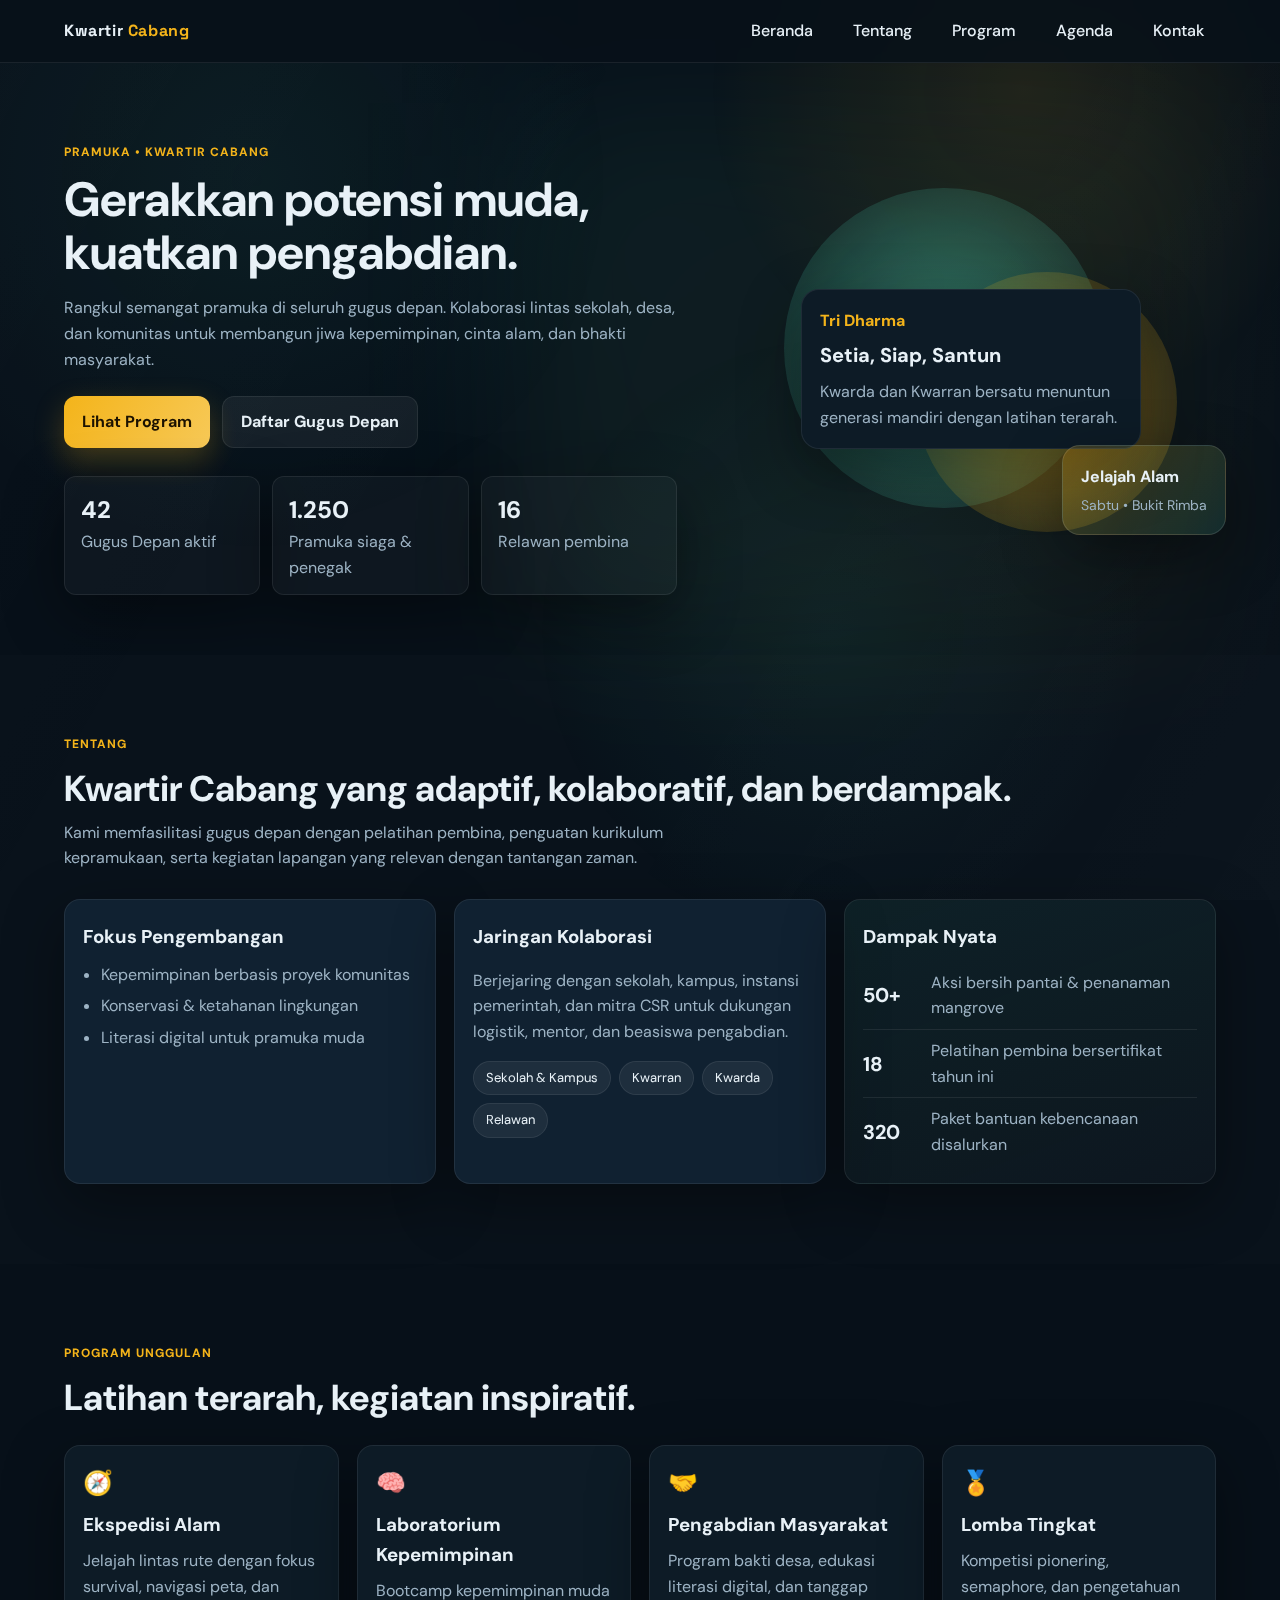
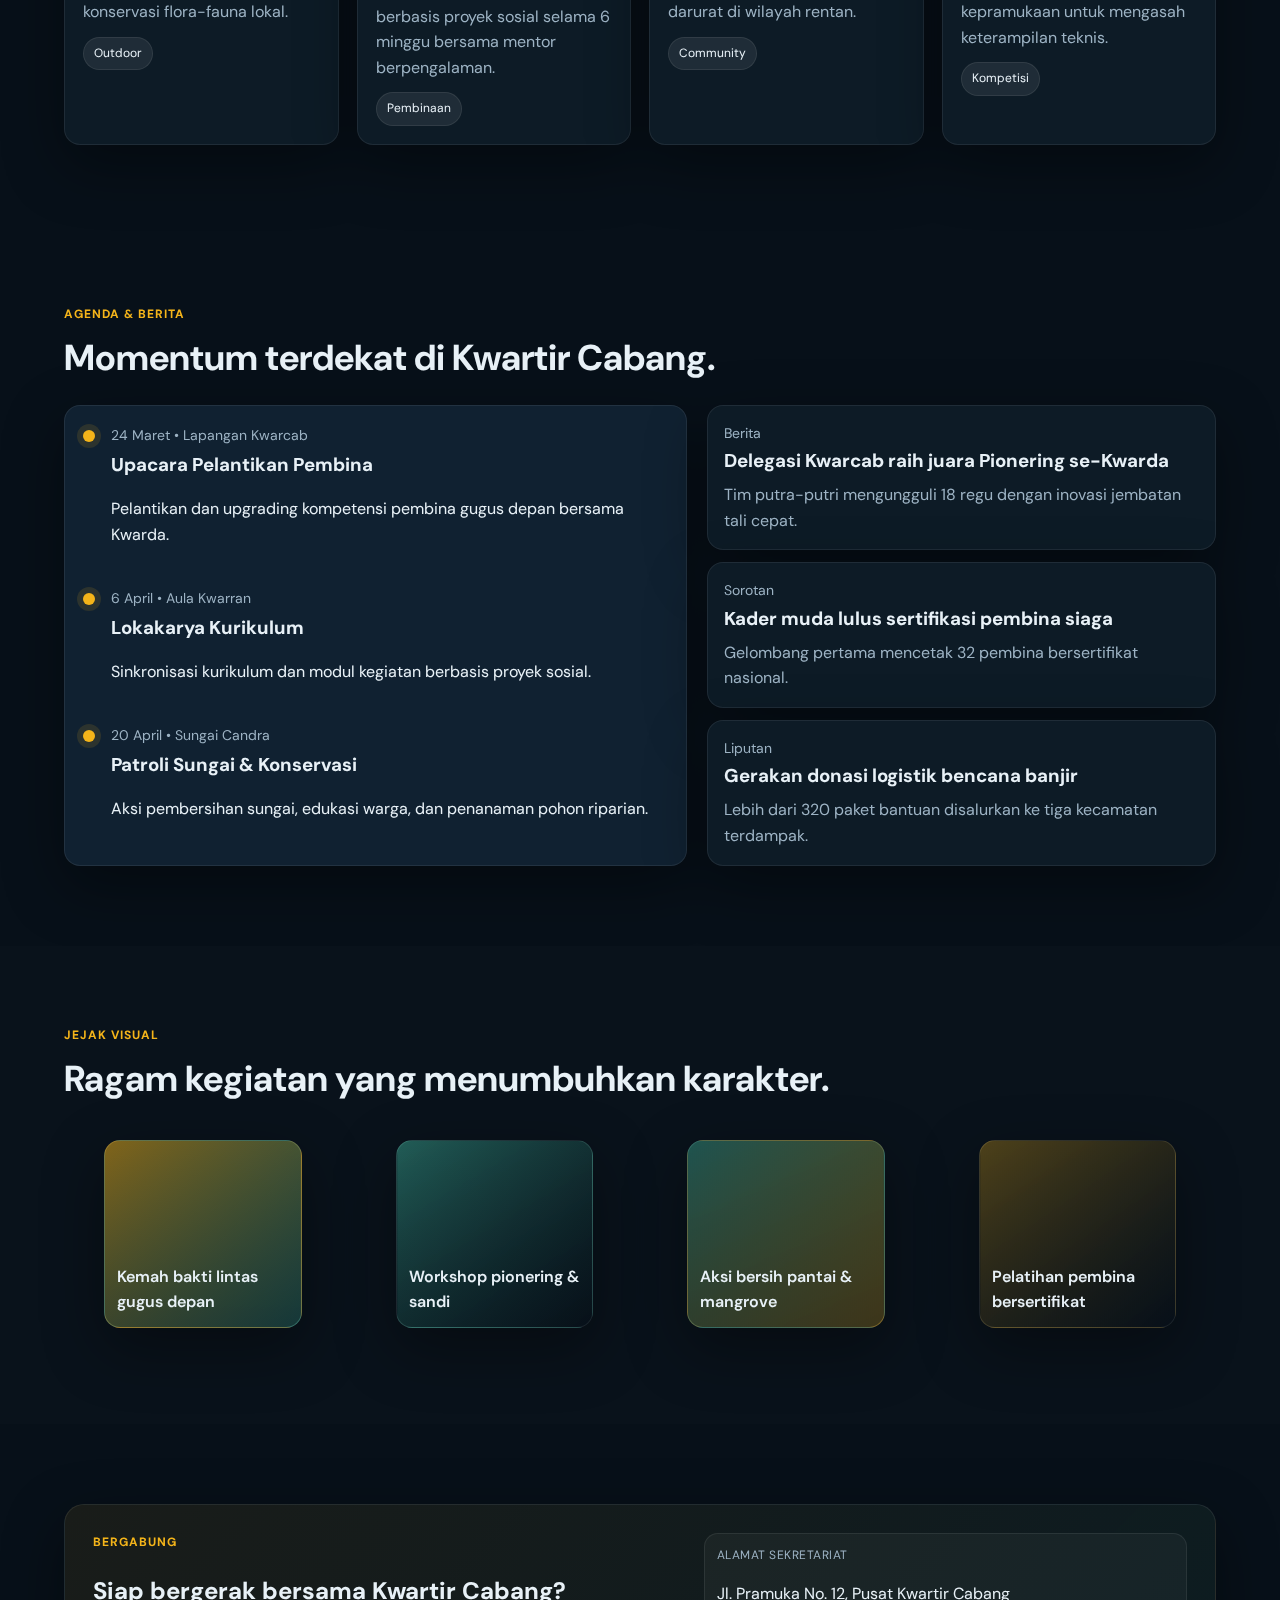
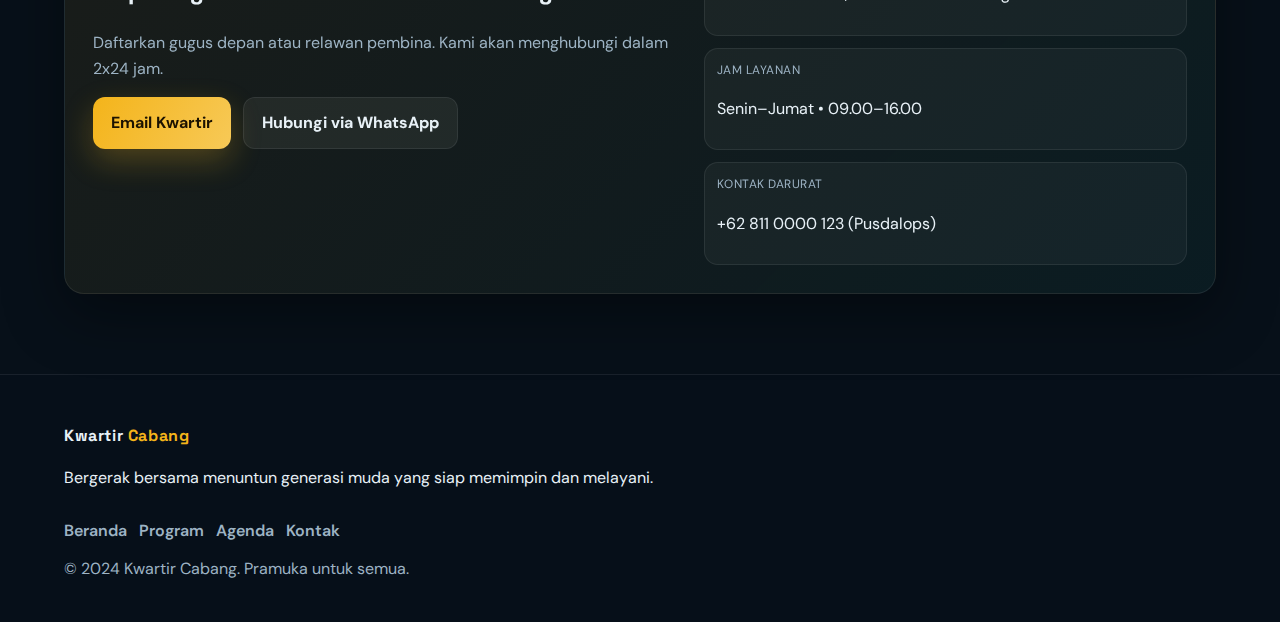
<file: minisite/index.html>
<!DOCTYPE html>
<html lang="id">
<head>
  <meta charset="UTF-8">
  <meta name="viewport" content="width=device-width, initial-scale=1.0">
  <title>Kwartir Cabang</title>
  <link rel="preconnect" href="https://fonts.googleapis.com">
  <link rel="preconnect" href="https://fonts.gstatic.com" crossorigin>
  <link href="https://fonts.googleapis.com/css2?family=Space+Grotesk:wght@400;500;600;700&family=DM+Sans:wght@400;500;700&display=swap" rel="stylesheet">
  <link rel="stylesheet" href="style.css">
</head>
<body>
  <div class="bg-texture"></div>
  <header class="site-header">
    <div class="logo">Kwartir <span>Cabang</span></div>
    <nav class="nav">
      <button class="nav-toggle" aria-label="Toggle menu">☰</button>
      <ul class="nav-links">
        <li><a href="#beranda">Beranda</a></li>
        <li><a href="#tentang">Tentang</a></li>
        <li><a href="#program">Program</a></li>
        <li><a href="#agenda">Agenda</a></li>
        <li><a href="#kontak">Kontak</a></li>
      </ul>
    </nav>
  </header>

  <main>
    <section id="beranda" class="hero">
      <div class="hero-copy">
        <p class="eyebrow">Pramuka • Kwartir Cabang</p>
        <h1>Gerakkan potensi muda, kuatkan pengabdian.</h1>
        <p class="lede">Rangkul semangat pramuka di seluruh gugus depan. Kolaborasi lintas sekolah, desa, dan komunitas untuk membangun jiwa kepemimpinan, cinta alam, dan bhakti masyarakat.</p>
        <div class="hero-actions">
          <a class="btn primary" href="#program">Lihat Program</a>
          <a class="btn ghost" href="#kontak">Daftar Gugus Depan</a>
        </div>
        <div class="hero-stats">
          <div class="stat">
            <span class="stat-number">42</span>
            <span class="stat-label">Gugus Depan aktif</span>
          </div>
          <div class="stat">
            <span class="stat-number">1.250</span>
            <span class="stat-label">Pramuka siaga & penegak</span>
          </div>
          <div class="stat">
            <span class="stat-number">16</span>
            <span class="stat-label">Relawan pembina</span>
          </div>
        </div>
      </div>
      <div class="hero-visual">
        <div class="orb orb-1"></div>
        <div class="orb orb-2"></div>
        <div class="card highlight">
          <p class="card-eyebrow">Tri Dharma</p>
          <p class="card-title">Setia, Siap, Santun</p>
          <p class="card-text">Kwarda dan Kwarran bersatu menuntun generasi mandiri dengan latihan terarah.</p>
        </div>
        <div class="card badge">
          <p class="badge-title">Jelajah Alam</p>
          <p class="badge-desc">Sabtu • Bukit Rimba</p>
        </div>
      </div>
    </section>

    <section id="tentang" class="section about">
      <div class="section-heading">
        <p class="eyebrow">Tentang</p>
        <h2>Kwartir Cabang yang adaptif, kolaboratif, dan berdampak.</h2>
        <p class="body">Kami memfasilitasi gugus depan dengan pelatihan pembina, penguatan kurikulum kepramukaan, serta kegiatan lapangan yang relevan dengan tantangan zaman.</p>
      </div>
      <div class="about-grid">
        <div class="about-card">
          <h3>Fokus Pengembangan</h3>
          <ul>
            <li>Kepemimpinan berbasis proyek komunitas</li>
            <li>Konservasi & ketahanan lingkungan</li>
            <li>Literasi digital untuk pramuka muda</li>
          </ul>
        </div>
        <div class="about-card">
          <h3>Jaringan Kolaborasi</h3>
          <p>Berjejaring dengan sekolah, kampus, instansi pemerintah, dan mitra CSR untuk dukungan logistik, mentor, dan beasiswa pengabdian.</p>
          <div class="pill-group">
            <span class="pill">Sekolah & Kampus</span>
            <span class="pill">Kwarran</span>
            <span class="pill">Kwarda</span>
            <span class="pill">Relawan</span>
          </div>
        </div>
        <div class="about-card impact">
          <h3>Dampak Nyata</h3>
          <div class="impact-row">
            <span>50+</span>
            <p>Aksi bersih pantai & penanaman mangrove</p>
          </div>
          <div class="impact-row">
            <span>18</span>
            <p>Pelatihan pembina bersertifikat tahun ini</p>
          </div>
          <div class="impact-row">
            <span>320</span>
            <p>Paket bantuan kebencanaan disalurkan</p>
          </div>
        </div>
      </div>
    </section>

    <section id="program" class="section programs">
      <div class="section-heading">
        <p class="eyebrow">Program Unggulan</p>
        <h2>Latihan terarah, kegiatan inspiratif.</h2>
      </div>
      <div class="program-grid">
        <article class="program-card">
          <div class="icon">🧭</div>
          <h3>Ekspedisi Alam</h3>
          <p>Jelajah lintas rute dengan fokus survival, navigasi peta, dan konservasi flora-fauna lokal.</p>
          <span class="tag">Outdoor</span>
        </article>
        <article class="program-card">
          <div class="icon">🧠</div>
          <h3>Laboratorium Kepemimpinan</h3>
          <p>Bootcamp kepemimpinan muda berbasis proyek sosial selama 6 minggu bersama mentor berpengalaman.</p>
          <span class="tag">Pembinaan</span>
        </article>
        <article class="program-card">
          <div class="icon">🤝</div>
          <h3>Pengabdian Masyarakat</h3>
          <p>Program bakti desa, edukasi literasi digital, dan tanggap darurat di wilayah rentan.</p>
          <span class="tag">Community</span>
        </article>
        <article class="program-card">
          <div class="icon">🏅</div>
          <h3>Lomba Tingkat</h3>
          <p>Kompetisi pionering, semaphore, dan pengetahuan kepramukaan untuk mengasah keterampilan teknis.</p>
          <span class="tag">Kompetisi</span>
        </article>
      </div>
    </section>

    <section id="agenda" class="section agenda">
      <div class="section-heading">
        <p class="eyebrow">Agenda & Berita</p>
        <h2>Momentum terdekat di Kwartir Cabang.</h2>
      </div>
      <div class="agenda-content">
        <div class="timeline">
          <div class="timeline-item">
            <div class="dot"></div>
            <div>
              <p class="meta">24 Maret • Lapangan Kwarcab</p>
              <h3>Upacara Pelantikan Pembina</h3>
              <p>Pelantikan dan upgrading kompetensi pembina gugus depan bersama Kwarda.</p>
            </div>
          </div>
          <div class="timeline-item">
            <div class="dot"></div>
            <div>
              <p class="meta">6 April • Aula Kwarran</p>
              <h3>Lokakarya Kurikulum</h3>
              <p>Sinkronisasi kurikulum dan modul kegiatan berbasis proyek sosial.</p>
            </div>
          </div>
          <div class="timeline-item">
            <div class="dot"></div>
            <div>
              <p class="meta">20 April • Sungai Candra</p>
              <h3>Patroli Sungai & Konservasi</h3>
              <p>Aksi pembersihan sungai, edukasi warga, dan penanaman pohon riparian.</p>
            </div>
          </div>
        </div>
        <div class="news">
          <article class="news-card">
            <p class="meta">Berita</p>
            <h3>Delegasi Kwarcab raih juara Pionering se-Kwarda</h3>
            <p>Tim putra-putri mengungguli 18 regu dengan inovasi jembatan tali cepat.</p>
          </article>
          <article class="news-card">
            <p class="meta">Sorotan</p>
            <h3>Kader muda lulus sertifikasi pembina siaga</h3>
            <p>Gelombang pertama mencetak 32 pembina bersertifikat nasional.</p>
          </article>
          <article class="news-card">
            <p class="meta">Liputan</p>
            <h3>Gerakan donasi logistik bencana banjir</h3>
            <p>Lebih dari 320 paket bantuan disalurkan ke tiga kecamatan terdampak.</p>
          </article>
        </div>
      </div>
    </section>

    <section class="section gallery">
      <div class="section-heading">
        <p class="eyebrow">Jejak Visual</p>
        <h2>Ragam kegiatan yang menumbuhkan karakter.</h2>
      </div>
      <div class="gallery-grid">
        <figure class="gallery-card g1">
          <figcaption>Kemah bakti lintas gugus depan</figcaption>
        </figure>
        <figure class="gallery-card g2">
          <figcaption>Workshop pionering & sandi</figcaption>
        </figure>
        <figure class="gallery-card g3">
          <figcaption>Aksi bersih pantai & mangrove</figcaption>
        </figure>
        <figure class="gallery-card g4">
          <figcaption>Pelatihan pembina bersertifikat</figcaption>
        </figure>
      </div>
    </section>

    <section class="section cta" id="kontak">
      <div class="cta-card">
        <div>
          <p class="eyebrow">Bergabung</p>
          <h2>Siap bergerak bersama Kwartir Cabang?</h2>
          <p class="body">Daftarkan gugus depan atau relawan pembina. Kami akan menghubungi dalam 2x24 jam.</p>
          <div class="cta-actions">
            <a class="btn primary" href="mailto:info@kwarcab.id">Email Kwartir</a>
            <a class="btn ghost" href="https://wa.me/6200000000000" target="_blank" rel="noreferrer">Hubungi via WhatsApp</a>
          </div>
        </div>
        <div class="cta-meta">
          <div class="meta-block">
            <span class="label">Alamat Sekretariat</span>
            <p>Jl. Pramuka No. 12, Pusat Kwartir Cabang</p>
          </div>
          <div class="meta-block">
            <span class="label">Jam Layanan</span>
            <p>Senin–Jumat • 09.00–16.00</p>
          </div>
          <div class="meta-block">
            <span class="label">Kontak Darurat</span>
            <p>+62 811 0000 123 (Pusdalops)</p>
          </div>
        </div>
      </div>
    </section>
  </main>

  <footer class="site-footer">
    <div>
      <p class="logo">Kwartir <span>Cabang</span></p>
      <p>Bergerak bersama menuntun generasi muda yang siap memimpin dan melayani.</p>
    </div>
    <div class="footer-links">
      <a href="#beranda">Beranda</a>
      <a href="#program">Program</a>
      <a href="#agenda">Agenda</a>
      <a href="#kontak">Kontak</a>
    </div>
    <p class="copyright">© 2024 Kwartir Cabang. Pramuka untuk semua.</p>
  </footer>

  <script src="script.js"></script>
</body>
</html>
</file>
<file: minisite/style.css>
:root {
  --bg: #071019;
  --surface: #0d1b26;
  --surface-soft: #102131;
  --text: #e8f1f7;
  --muted: #9db3c4;
  --accent: #f4b41a;
  --accent-2: #4ad6b8;
  --outline: rgba(255, 255, 255, 0.08);
  --shadow: 0 20px 60px rgba(0, 0, 0, 0.4);
  --radius: 16px;
}

*,
*::before,
*::after {
  box-sizing: border-box;
}

body {
  margin: 0;
  font-family: "DM Sans", "Space Grotesk", system-ui, -apple-system, sans-serif;
  background: var(--bg);
  color: var(--text);
  line-height: 1.6;
  min-height: 100vh;
}

a {
  color: inherit;
  text-decoration: none;
}

img {
  max-width: 100%;
  display: block;
}

main {
  position: relative;
  z-index: 1;
}

.bg-texture {
  position: fixed;
  inset: 0;
  background:
    radial-gradient(circle at 20% 20%, rgba(74, 214, 184, 0.08), transparent 30%),
    radial-gradient(circle at 80% 10%, rgba(244, 180, 26, 0.12), transparent 25%),
    radial-gradient(circle at 65% 70%, rgba(74, 214, 184, 0.08), transparent 30%),
    linear-gradient(120deg, rgba(255, 255, 255, 0.02), transparent 40%),
    linear-gradient(300deg, rgba(255, 255, 255, 0.02), transparent 40%);
  pointer-events: none;
  opacity: 0.8;
}

.site-header {
  position: sticky;
  top: 0;
  z-index: 10;
  display: flex;
  align-items: center;
  justify-content: space-between;
  padding: 18px 5vw;
  background: rgba(7, 16, 25, 0.85);
  backdrop-filter: blur(14px);
  border-bottom: 1px solid var(--outline);
}

.logo {
  font-weight: 700;
  letter-spacing: 0.6px;
  font-family: "Space Grotesk", "DM Sans", sans-serif;
}

.logo span {
  color: var(--accent);
}

.nav {
  display: flex;
  align-items: center;
  gap: 16px;
}

.nav-links {
  display: flex;
  gap: 16px;
  list-style: none;
  margin: 0;
  padding: 0;
}

.nav-links a {
  padding: 8px 12px;
  border-radius: 999px;
  font-weight: 500;
  transition: background 0.2s ease, color 0.2s ease;
}

.nav-links a:hover {
  background: rgba(255, 255, 255, 0.08);
}

.nav-toggle {
  display: none;
  background: none;
  border: 1px solid var(--outline);
  color: var(--text);
  padding: 6px 10px;
  border-radius: 10px;
  font-size: 18px;
  cursor: pointer;
}

.hero {
  display: grid;
  grid-template-columns: 1.25fr 1fr;
  gap: 48px;
  padding: 80px 5vw 60px;
  position: relative;
}

.hero::after {
  content: "";
  position: absolute;
  inset: 40px 5vw 0 40%;
  background: linear-gradient(135deg, rgba(74, 214, 184, 0.08), rgba(244, 180, 26, 0.05));
  filter: blur(80px);
  z-index: 0;
}

.hero-copy {
  position: relative;
  z-index: 1;
}

.eyebrow {
  letter-spacing: 1px;
  text-transform: uppercase;
  font-size: 12px;
  color: var(--accent);
  font-weight: 700;
  margin: 0 0 12px;
}

.hero h1 {
  font-size: clamp(32px, 4vw, 48px);
  margin: 0 0 16px;
  line-height: 1.1;
}

.lede {
  color: var(--muted);
  max-width: 640px;
  margin: 0 0 24px;
}

.hero-actions {
  display: flex;
  gap: 12px;
  flex-wrap: wrap;
  margin-bottom: 28px;
}

.btn {
  display: inline-flex;
  align-items: center;
  justify-content: center;
  gap: 8px;
  padding: 12px 18px;
  border-radius: 12px;
  font-weight: 700;
  border: 1px solid var(--outline);
  transition: transform 0.15s ease, box-shadow 0.15s ease, background 0.2s ease;
}

.btn.primary {
  background: linear-gradient(120deg, var(--accent), #f7c957);
  color: #1c1200;
  border: none;
  box-shadow: 0 12px 30px rgba(244, 180, 26, 0.25);
}

.btn.ghost {
  background: rgba(255, 255, 255, 0.06);
  color: var(--text);
}

.btn:hover {
  transform: translateY(-2px);
  box-shadow: 0 14px 26px rgba(0, 0, 0, 0.25);
}

.hero-stats {
  display: grid;
  grid-template-columns: repeat(auto-fit, minmax(180px, 1fr));
  gap: 12px;
}

.stat {
  background: rgba(255, 255, 255, 0.03);
  border: 1px solid var(--outline);
  border-radius: 12px;
  padding: 14px 16px;
  box-shadow: var(--shadow);
}

.stat-number {
  display: block;
  font-size: 24px;
  font-weight: 700;
}

.stat-label {
  color: var(--muted);
}

.hero-visual {
  position: relative;
  min-height: 420px;
  display: grid;
  place-items: center;
}

.orb {
  position: absolute;
  border-radius: 50%;
  filter: blur(0);
}

.orb-1 {
  width: 320px;
  height: 320px;
  background: radial-gradient(circle, rgba(74, 214, 184, 0.5), rgba(74, 214, 184, 0.02));
  top: 10%;
  left: 12%;
}

.orb-2 {
  width: 260px;
  height: 260px;
  background: radial-gradient(circle, rgba(244, 180, 26, 0.55), rgba(244, 180, 26, 0.02));
  bottom: 14%;
  right: 8%;
}

.card {
  background: var(--surface);
  border: 1px solid var(--outline);
  border-radius: 18px;
  padding: 18px;
  position: relative;
  box-shadow: var(--shadow);
  z-index: 1;
}

.card.highlight {
  max-width: 340px;
}

.card-eyebrow {
  color: var(--accent);
  font-weight: 700;
  margin: 0 0 6px;
}

.card-title {
  font-size: 20px;
  font-weight: 700;
  margin: 0 0 8px;
}

.card-text {
  margin: 0;
  color: var(--muted);
}

.card.badge {
  position: absolute;
  bottom: 60px;
  right: -10px;
  background: linear-gradient(135deg, rgba(244, 180, 26, 0.2), rgba(74, 214, 184, 0.12));
  border: 1px solid rgba(255, 255, 255, 0.12);
}

.badge-title {
  margin: 0 0 4px;
  font-weight: 700;
}

.badge-desc {
  margin: 0;
  color: var(--muted);
  font-size: 14px;
}

.section {
  padding: 80px 5vw;
  position: relative;
  z-index: 1;
}

.section-heading h2 {
  margin: 6px 0 10px;
  font-size: clamp(26px, 3vw, 36px);
  line-height: 1.2;
}

.section-heading .body {
  color: var(--muted);
  max-width: 640px;
  margin: 0;
}

.about {
  background: rgba(255, 255, 255, 0.01);
}

.about-grid {
  display: grid;
  grid-template-columns: repeat(auto-fit, minmax(240px, 1fr));
  gap: 18px;
  margin-top: 28px;
}

.about-card {
  background: var(--surface-soft);
  border: 1px solid var(--outline);
  border-radius: var(--radius);
  padding: 18px;
  box-shadow: var(--shadow);
}

.about-card h3 {
  margin: 4px 0 10px;
}

.about-card ul {
  padding-left: 18px;
  color: var(--muted);
  margin: 0;
  display: grid;
  gap: 6px;
}

.about-card p {
  color: var(--muted);
}

.pill-group {
  display: flex;
  flex-wrap: wrap;
  gap: 8px;
}

.pill {
  background: rgba(255, 255, 255, 0.06);
  border: 1px solid var(--outline);
  border-radius: 999px;
  padding: 6px 12px;
  font-size: 13px;
}

.impact {
  background: linear-gradient(160deg, rgba(74, 214, 184, 0.08), rgba(255, 255, 255, 0.02));
}

.impact-row {
  display: grid;
  grid-template-columns: 60px 1fr;
  align-items: center;
  gap: 8px;
  padding: 8px 0;
  border-bottom: 1px solid var(--outline);
}

.impact-row:last-child {
  border-bottom: none;
}

.impact-row span {
  font-weight: 700;
  font-size: 20px;
}

.impact-row p {
  margin: 0;
  color: var(--muted);
}

.programs .program-grid {
  display: grid;
  grid-template-columns: repeat(auto-fit, minmax(240px, 1fr));
  gap: 18px;
  margin-top: 26px;
}

.program-card {
  background: var(--surface);
  border: 1px solid var(--outline);
  border-radius: var(--radius);
  padding: 18px;
  position: relative;
  overflow: hidden;
  transition: transform 0.2s ease, border 0.2s ease;
  box-shadow: var(--shadow);
}

.program-card::after {
  content: "";
  position: absolute;
  inset: 0;
  background: linear-gradient(145deg, rgba(244, 180, 26, 0.04), rgba(74, 214, 184, 0.02));
  opacity: 0;
  transition: opacity 0.2s ease;
}

.program-card:hover {
  transform: translateY(-4px);
  border-color: rgba(244, 180, 26, 0.3);
}

.program-card:hover::after {
  opacity: 1;
}

.program-card .icon {
  font-size: 24px;
  margin-bottom: 8px;
}

.program-card h3 {
  margin: 0 0 8px;
}

.program-card p {
  margin: 0 0 12px;
  color: var(--muted);
}

.tag {
  display: inline-flex;
  padding: 6px 10px;
  border-radius: 999px;
  background: rgba(255, 255, 255, 0.08);
  font-size: 12px;
  border: 1px solid var(--outline);
}

.agenda-content {
  display: grid;
  grid-template-columns: 1.1fr 0.9fr;
  gap: 20px;
  margin-top: 26px;
}

.timeline {
  background: var(--surface-soft);
  border: 1px solid var(--outline);
  border-radius: var(--radius);
  padding: 18px;
  box-shadow: var(--shadow);
  display: grid;
  gap: 14px;
}

.timeline-item {
  display: grid;
  grid-template-columns: 18px 1fr;
  gap: 10px;
  align-items: flex-start;
}

.timeline-item .dot {
  width: 12px;
  height: 12px;
  background: var(--accent);
  border-radius: 50%;
  margin-top: 6px;
  box-shadow: 0 0 0 6px rgba(244, 180, 26, 0.12);
}

.timeline-item h3 {
  margin: 4px 0 6px;
}

.meta {
  color: var(--muted);
  margin: 0 0 4px;
  font-size: 14px;
}

.news {
  display: grid;
  gap: 12px;
}

.news-card {
  background: var(--surface);
  border: 1px solid var(--outline);
  border-radius: var(--radius);
  padding: 16px;
  box-shadow: var(--shadow);
  transition: transform 0.2s ease, border 0.2s ease;
}

.news-card:hover {
  transform: translateY(-4px);
  border-color: rgba(74, 214, 184, 0.35);
}

.news-card h3 {
  margin: 2px 0 6px;
}

.news-card p {
  margin: 0;
  color: var(--muted);
}

.gallery {
  background: rgba(255, 255, 255, 0.01);
}

.gallery-grid {
  display: grid;
  grid-template-columns: repeat(auto-fit, minmax(200px, 1fr));
  grid-auto-rows: 220px;
  gap: 14px;
  margin-top: 24px;
}

.gallery-card {
  position: relative;
  border-radius: var(--radius);
  overflow: hidden;
  border: 1px solid var(--outline);
  background-size: cover;
  background-position: center;
  box-shadow: var(--shadow);
}

.gallery-card::after {
  content: "";
  position: absolute;
  inset: 0;
  background: linear-gradient(160deg, rgba(7, 16, 25, 0.15), rgba(7, 16, 25, 0.5));
}

.gallery-card figcaption {
  position: absolute;
  inset: auto 12px 12px 12px;
  z-index: 1;
  font-weight: 600;
}

.g1 {
  background-image: linear-gradient(135deg, rgba(244, 180, 26, 0.6), rgba(74, 214, 184, 0.4)), url("https://images.unsplash.com/photo-1500530855697-b586d89ba3ee?auto=format&fit=crop&w=1000&q=80");
}

.g2 {
  background-image: linear-gradient(135deg, rgba(74, 214, 184, 0.45), rgba(7, 16, 25, 0.65)), url("https://images.unsplash.com/photo-1500530855697-b586d89ba3ee?auto=format&fit=crop&w=1000&q=80&sat=-40");
}

.g3 {
  background-image: linear-gradient(135deg, rgba(74, 214, 184, 0.4), rgba(244, 180, 26, 0.45)), url("https://images.unsplash.com/photo-1441974231531-c6227db76b6e?auto=format&fit=crop&w=1000&q=80");
}

.g4 {
  background-image: linear-gradient(135deg, rgba(244, 180, 26, 0.35), rgba(7, 16, 25, 0.7)), url("https://images.unsplash.com/photo-1489515217757-5fd1be406fef?auto=format&fit=crop&w=1000&q=80");
}

.cta-card {
  background: linear-gradient(135deg, rgba(244, 180, 26, 0.08), rgba(74, 214, 184, 0.06));
  border: 1px solid var(--outline);
  border-radius: 20px;
  padding: 28px;
  display: grid;
  grid-template-columns: 1.1fr 0.9fr;
  gap: 20px;
  box-shadow: var(--shadow);
}

.cta .body {
  color: var(--muted);
}

.cta-actions {
  display: flex;
  gap: 12px;
  flex-wrap: wrap;
  margin-top: 14px;
}

.cta-meta {
  display: grid;
  gap: 12px;
}

.meta-block {
  background: rgba(255, 255, 255, 0.04);
  border: 1px solid var(--outline);
  border-radius: 14px;
  padding: 12px;
}

.meta-block .label {
  display: block;
  font-size: 12px;
  letter-spacing: 0.5px;
  text-transform: uppercase;
  color: var(--muted);
  margin-bottom: 4px;
}

.site-footer {
  padding: 32px 5vw 40px;
  border-top: 1px solid var(--outline);
  background: rgba(7, 16, 25, 0.9);
  display: grid;
  gap: 12px;
}

.footer-links {
  display: flex;
  flex-wrap: wrap;
  gap: 12px;
}

.footer-links a {
  color: var(--muted);
  font-weight: 600;
}

.footer-links a:hover {
  color: var(--accent);
}

.copyright {
  color: var(--muted);
  margin: 0;
}

@media (max-width: 960px) {
  .hero {
    grid-template-columns: 1fr;
    padding-top: 60px;
  }

  .hero-visual {
    min-height: 360px;
  }

  .agenda-content,
  .cta-card {
    grid-template-columns: 1fr;
  }
}

@media (max-width: 720px) {
  .site-header {
    padding: 14px 5vw;
  }

  .nav-links {
    position: absolute;
    top: 64px;
    right: 5vw;
    background: rgba(7, 16, 25, 0.95);
    border: 1px solid var(--outline);
    border-radius: 12px;
    padding: 12px;
    flex-direction: column;
    gap: 8px;
    min-width: 180px;
    display: none;
  }

  .nav-links.open {
    display: flex;
  }

  .nav-toggle {
    display: inline-flex;
  }

  .hero {
    padding: 56px 5vw;
  }

  .section {
    padding: 64px 5vw;
  }

  .hero-stats {
    grid-template-columns: repeat(auto-fit, minmax(160px, 1fr));
  }
}
</file>
